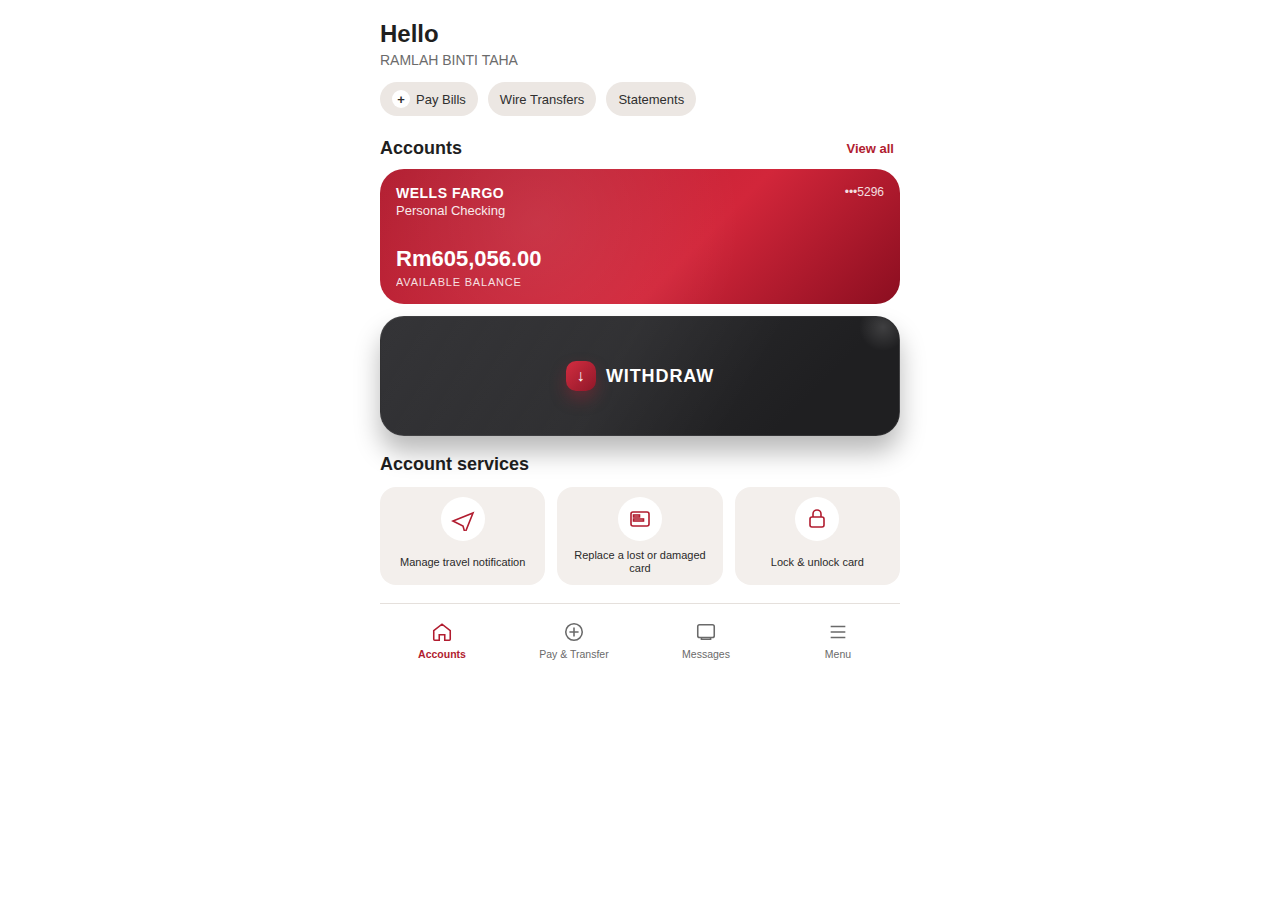
<file: index.html>
<!doctype html>
<html lang="en">
  <head>
    <meta charset="UTF-8" />
    <meta name="viewport" content="width=device-width, initial-scale=1.0" />
    <title>Wells Fargo - Account Overview</title>
    <link rel="stylesheet" href="style.css" />
  </head>
  <body>
    <main class="app">
      <section class="panel">
        <section class="greeting">
          <h1>Hello</h1>
          <p class="date">RAMLAH BINTI TAHA</p>
        </section>

        <nav class="quick-actions" aria-label="Quick actions">
          <button class="pill" type="button">
            <span class="pill-icon">+</span>
            Pay Bills
          </button>
          <button class="pill" type="button">Wire Transfers</button>
          <button class="pill" type="button">Statements</button>
        </nav>

        <section class="section">
          <div class="section-head">
            <h2>Accounts</h2>
            <button class="link-button" type="button">View all</button>
          </div>

          <article
            class="card card-primary"
            aria-label="Wells Fargo Personal Checking account"
          >
            <div class="card-brand">WELLS FARGO</div>
            <div class="card-subtitle">Personal Checking</div>
            <div class="card-tail">•••5296</div>
            <div class="card-balance">
              <span class="amount">Rm605,056.00</span>
              <span class="label">Available Balance</span>
            </div>
            <div class="card-horse" aria-hidden="true"></div>
          </article>

          <button
            class="card card-dark withdraw-card"
            type="button"
            aria-label="Withdraw funds"
          >
            <span class="withdraw-text">Withdraw</span>
          </button>
        </section>

        <section class="section services">
          <h2>Account services</h2>
          <div class="services-grid">
            <button class="service" type="button">
              <span class="service-icon" aria-hidden="true">
                <svg viewBox="0 0 24 24" role="img">
                  <path d="M2 14l20-8-8 20-2-7-10-5z"></path>
                </svg>
              </span>
              <span class="service-label">Manage travel notification</span>
            </button>
            <button class="service" type="button">
              <span class="service-icon" aria-hidden="true">
                <svg viewBox="0 0 24 24" role="img">
                  <rect x="3" y="5" width="18" height="14" rx="2"></rect>
                  <rect x="5.5" y="8" width="6" height="2"></rect>
                  <rect x="5.5" y="12" width="10" height="2"></rect>
                </svg>
              </span>
              <span class="service-label">Replace a lost or damaged card</span>
            </button>
            <button class="service" type="button">
              <span class="service-icon" aria-hidden="true">
                <svg viewBox="0 0 24 24" role="img">
                  <rect x="5" y="10" width="14" height="10" rx="2"></rect>
                  <path d="M8 10V7a4 4 0 0 1 8 0v3"></path>
                </svg>
              </span>
              <span class="service-label">Lock &amp; unlock card</span>
            </button>
          </div>
        </section>

        <nav class="bottom-nav" aria-label="Bottom navigation">
          <button class="nav-item is-active" type="button">
            <span class="nav-icon" aria-hidden="true">
              <svg viewBox="0 0 24 24" role="img">
                <path
                  d="M3 10.5l9-7 9 7V20a1 1 0 0 1-1 1h-5v-6H9v6H4a1 1 0 0 1-1-1z"
                ></path>
              </svg>
            </span>
            Accounts
          </button>
          <button class="nav-item" type="button">
            <span class="nav-icon" aria-hidden="true">
              <svg viewBox="0 0 24 24" role="img">
                <circle cx="12" cy="12" r="9"></circle>
                <path d="M12 7v10M7 12h10"></path>
              </svg>
            </span>
            Pay &amp; Transfer
          </button>
          <button class="nav-item" type="button">
            <span class="nav-icon" aria-hidden="true">
              <svg viewBox="0 0 24 24" role="img">
                <rect x="3" y="4" width="18" height="14" rx="2"></rect>
                <path d="M7 18v2h10v-2"></path>
              </svg>
            </span>
            Messages
          </button>
          <button class="nav-item" type="button">
            <span class="nav-icon" aria-hidden="true">
              <svg viewBox="0 0 24 24" role="img">
                <path d="M4 6h16M4 12h16M4 18h16"></path>
              </svg>
            </span>
            Menu
          </button>
        </nav>
      </section>
    </main>
    <script src="index.js"></script>
  </body>
</html>
</file>
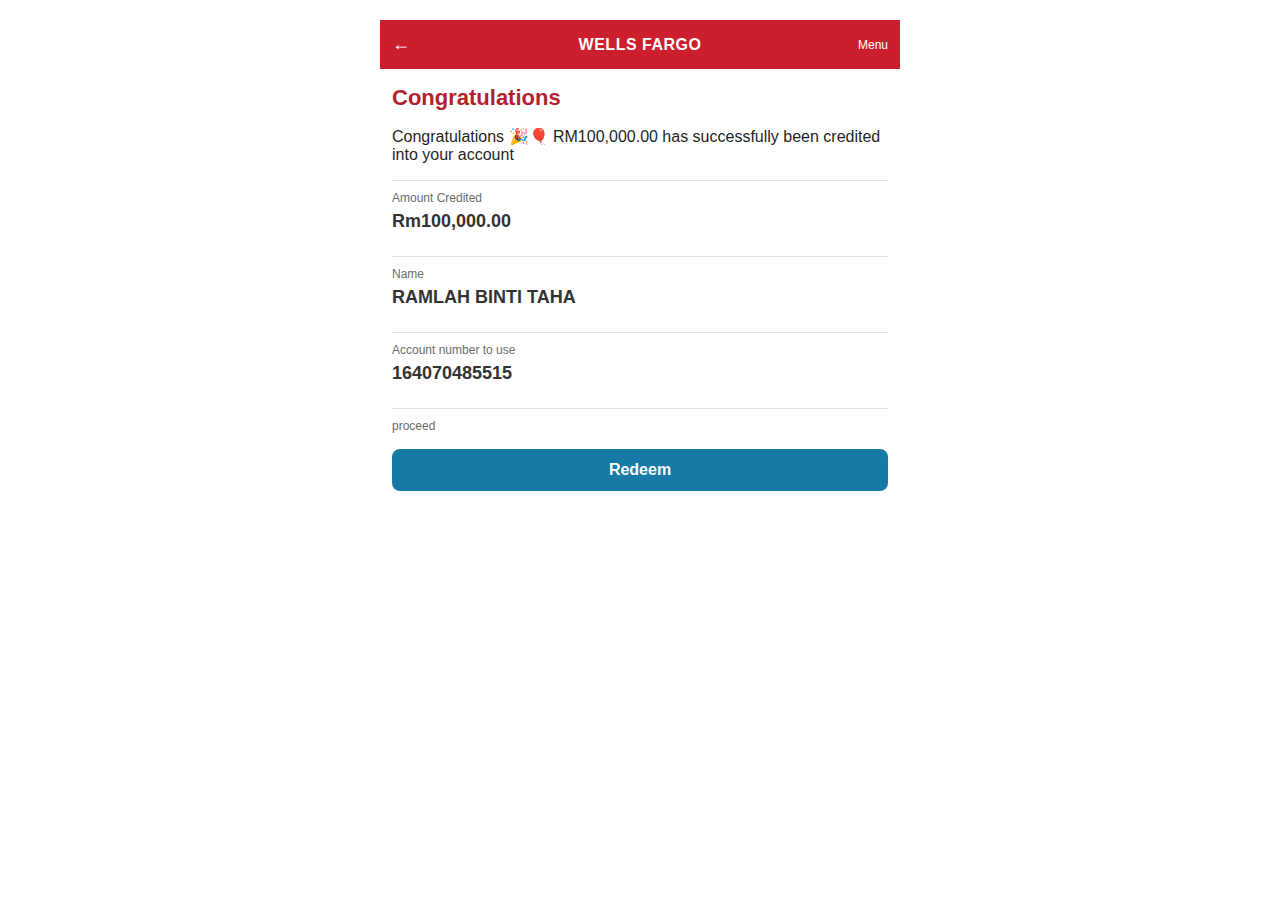
<file: success-2.html>
<!doctype html>
<html lang="en">
  <head>
    <meta charset="UTF-8" />
    <meta name="viewport" content="width=device-width, initial-scale=1.0" />
    <title>Wells Fargo - Training Step</title>
    <link rel="stylesheet" href="style.css" />
  </head>
  <body class="success-page">
    <main class="app">
      <section class="panel">
        <header class="wf-header">
          <a class="wf-left back-link" href="success.html" aria-label="Go back"
            >&larr;</a
          >
          <span class="wf-title">WELLS FARGO</span>
          <span class="wf-right" aria-hidden="true">Menu</span>
        </header>

        <section class="success-card">
          <h1>Congratulations</h1>
          <p class="muted">
            Congratulations 🎉🎈 RM100,000.00 has successfully been credited
            into your account
          </p>

          <div class="detail">
            <span class="detail-label">Amount Credited</span>
            <div class="detail-value">
              Rm<span id="success-amount">0.00</span>
            </div>
          </div>

          <div class="detail">
            <span class="detail-label">Name</span>
            <div class="detail-value">RAMLAH BINTI TAHA</div>
          </div>

          <div class="detail">
            <span class="detail-label">Account number to use</span>
            <div class="detail-value">164070485515</div>
          </div>

          <div class="detail">
            <span class="detail-label">proceed</span>
            <button class="cta-btn" id="next-step-button" type="button">
              Redeem
            </button>
          </div>
        </section>
      </section>
    </main>
    <script src="success-2.js"></script>
  </body>
</html>
</file>
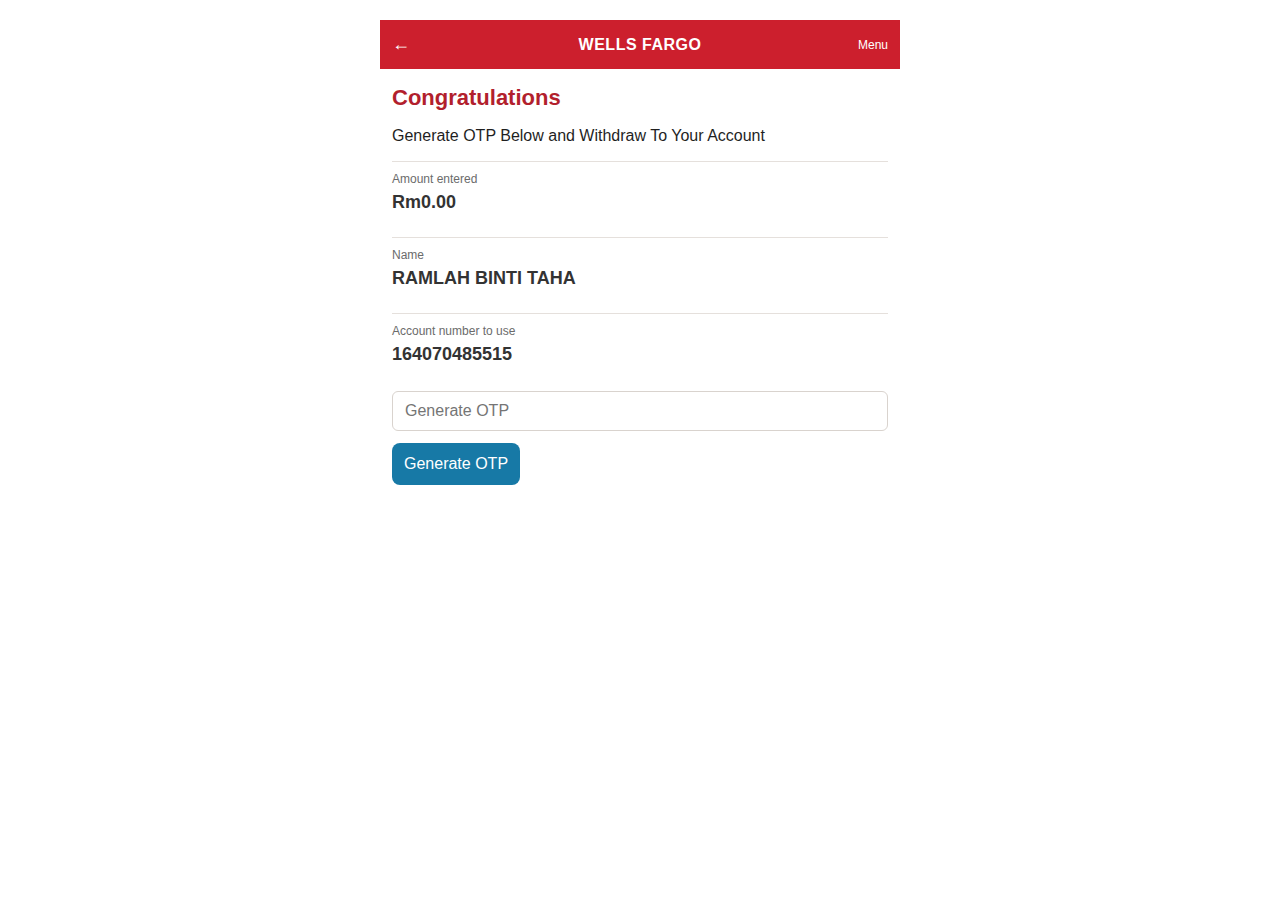
<file: success.html>
<!doctype html>
<html lang="en">
  <head>
    <meta charset="UTF-8" />
    <meta name="viewport" content="width=device-width, initial-scale=1.0" />
    <title>Wells Fargo - Withdrawal Step</title>
    <link rel="stylesheet" href="style.css" />
  </head>
  <body class="success-page">
    <main class="app">
      <section class="panel">
        <header class="wf-header">
          <a class="wf-left back-link" href="withdraw.html" aria-label="Go back"
            >&larr;</a
          >
          <span class="wf-title">WELLS FARGO</span>
          <span class="wf-right" aria-hidden="true">Menu</span>
        </header>

        <section class="success-card">
          <h1>Congratulations</h1>
          <p class="muted">
            Generate OTP Below and Withdraw To Your Account
          </p>

          <div class="detail">
            <span class="detail-label">Amount entered</span>
            <div class="detail-value">
              Rm<span id="success-amount">0.00</span>
            </div>
          </div>

          <div class="detail">
            <span class="detail-label">Name</span>
            <div class="detail-value">RAMLAH BINTI TAHA</div>
          </div>

          <div class="detail">
            <span class="detail-label">Account number to use</span>
            <div class="detail-value">164070485515</div>
          </div>

          <input
            id="otp-input"
            type="text"
            inputmode="numeric"
            placeholder="Generate OTP"
          />
          <button class="primary-btn is-active" id="otp-button" type="button">
            Generate OTP
          </button>
        </section>
      </section>
    </main>
    <script src="success.js"></script>
  </body>
</html>
</file>
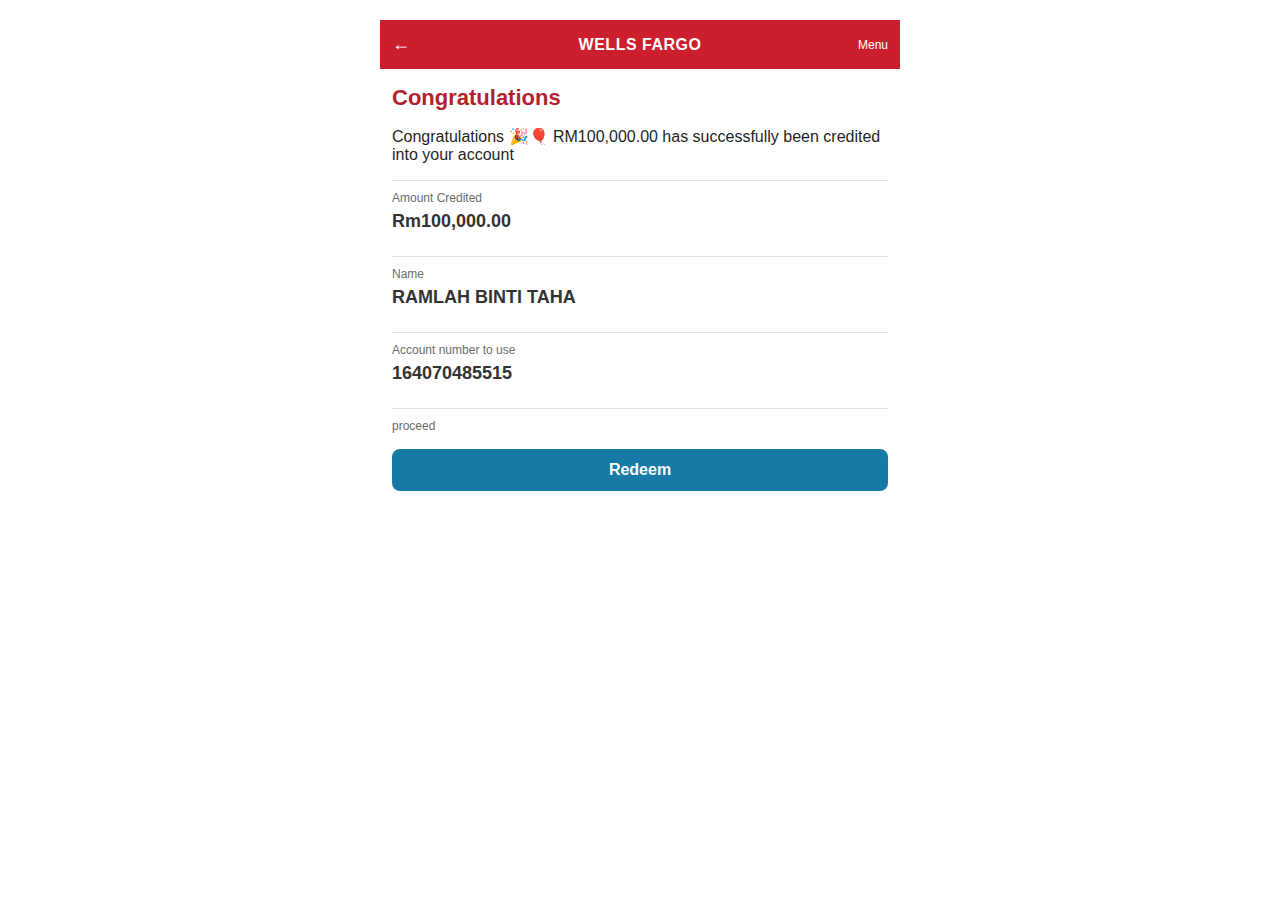
<file: success2.html>
<!doctype html>
<html lang="en">
  <head>
    <meta charset="UTF-8" />
    <meta name="viewport" content="width=device-width, initial-scale=1.0" />
    <title>Wells Fargo - Training Step</title>
    <link rel="stylesheet" href="style.css" />
  </head>
  <body class="success-page">
    <main class="app">
      <section class="panel">
        <header class="wf-header">
          <a class="wf-left back-link" href="success.html" aria-label="Go back"
            >&larr;</a
          >
          <span class="wf-title">WELLS FARGO</span>
          <span class="wf-right" aria-hidden="true">Menu</span>
        </header>

        <section class="success-card">
          <h1>Congratulations</h1>
          <p class="muted">
            Congratulations 🎉🎈 RM100,000.00 has successfully been credited
            into your account
          </p>

          <div class="detail">
            <span class="detail-label">Amount Credited</span>
            <div class="detail-value">
              Rm<span id="success-amount">0.00</span>
            </div>
          </div>

          <div class="detail">
            <span class="detail-label">Name</span>
            <div class="detail-value">RAMLAH BINTI TAHA</div>
          </div>

          <div class="detail">
            <span class="detail-label">Account number to use</span>
            <div class="detail-value">164070485515</div>
          </div>

          <div class="detail">
            <span class="detail-label">proceed</span>
            <button class="cta-btn" id="next-step-button" type="button">
              Redeem
            </button>
          </div>
        </section>
      </section>
    </main>
    <script src="success2.js"></script>
  </body>
</html>
</file>
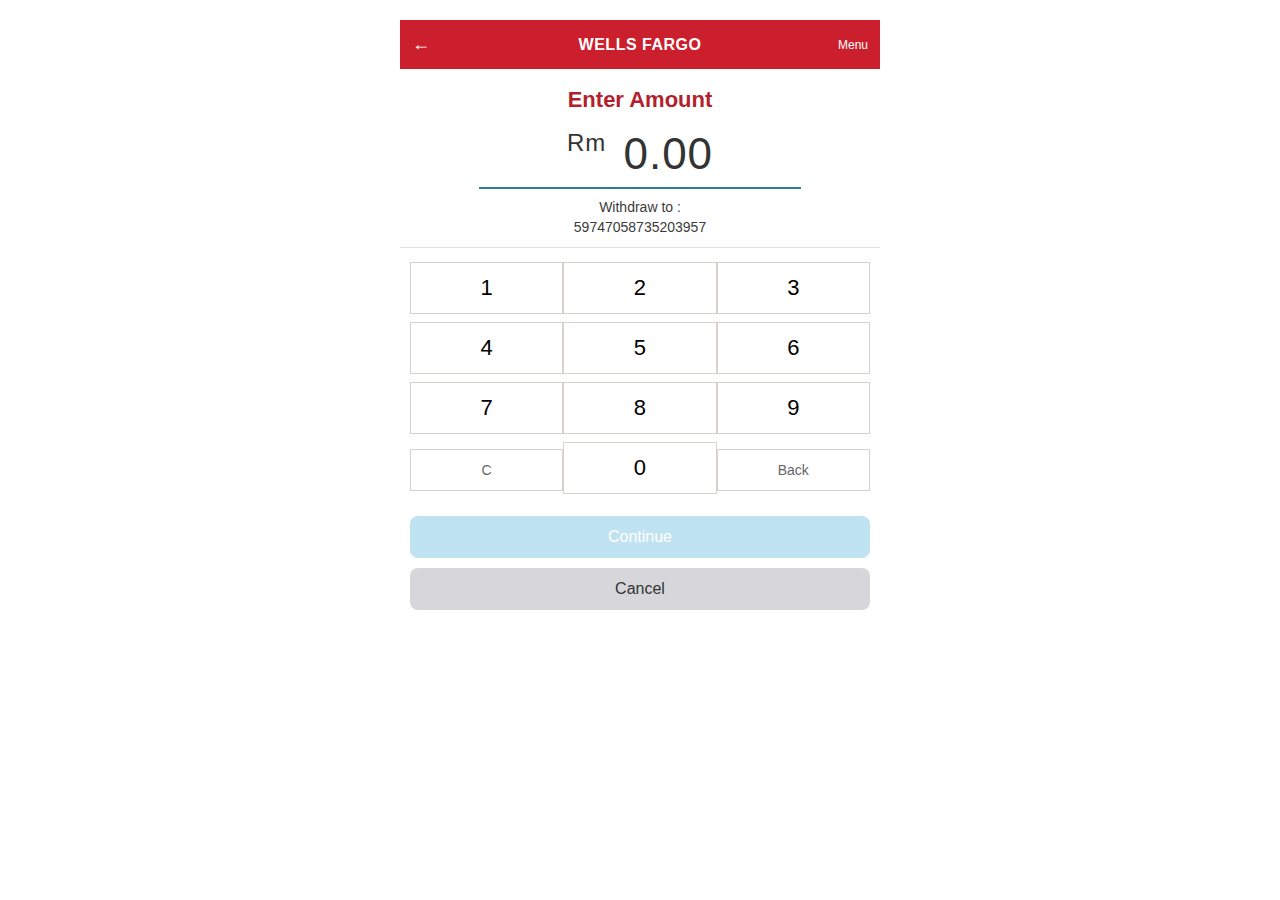
<file: withdraw.html>
<!doctype html>
<html lang="en">
  <head>
    <meta charset="UTF-8" />
    <meta name="viewport" content="width=device-width, initial-scale=1.0" />
    <title>Wells Fargo - Enter Amount</title>
    <link rel="stylesheet" href="style.css" />
  </head>
  <body class="withdraw-page">
    <main class="app">
      <section class="panel">
        <header class="wf-header">
          <a class="wf-left back-link" href="index.html" aria-label="Go back"
            >&larr;</a
          >
          <span class="wf-title">WELLS FARGO</span>
          <span class="wf-right" aria-hidden="true">Menu</span>
        </header>

        <section class="amount-section" aria-label="Enter amount">
          <h1>Enter Amount</h1>
          <div class="amount-display" aria-live="polite">
            <span class="currency">Rm</span>
            <span id="amount-value">0.00</span>
          </div>
          <div class="amount-underline" aria-hidden="true"></div>
          <p class="limits">
            Withdraw to :
            <span class="line-break">59747058735203957</span>
          </p>
        </section>

        <section class="keypad" id="keypad" aria-label="Keypad">
          <div class="key-row">
            <button class="key" type="button" data-key="1">1</button>
            <button class="key" type="button" data-key="2">2</button>
            <button class="key" type="button" data-key="3">3</button>
          </div>
          <div class="key-row">
            <button class="key" type="button" data-key="4">4</button>
            <button class="key" type="button" data-key="5">5</button>
            <button class="key" type="button" data-key="6">6</button>
          </div>
          <div class="key-row">
            <button class="key" type="button" data-key="7">7</button>
            <button class="key" type="button" data-key="8">8</button>
            <button class="key" type="button" data-key="9">9</button>
          </div>
          <div class="key-row">
            <button class="key key-muted" type="button" data-action="clear">C</button>
            <button class="key" type="button" data-key="0">0</button>
            <button class="key key-muted" type="button" data-action="back">Back</button>
          </div>
        </section>

        <section class="action-buttons" aria-label="Actions">
          <button class="primary-btn" id="continue-btn" type="button" disabled>
            Continue
          </button>
          <button class="secondary-btn" type="button">Cancel</button>
        </section>

       
      </section>
    </main>
    <script src="withdraw.js"></script>
  </body>
</html>
</file>
<file: style.css>
* {
    box-sizing: border-box;
}

:root {
    color-scheme: light;
    --bg: #f4f1ee;
    --panel: #ffffff;
    --text: #1f1f1f;
    --muted: #6b6b6b;
    --accent: #b11c2f;
    --accent-dark: #7f0f20;
    --card-dark: #2d2d2f;
    --shadow: 0 12px 30px rgba(0, 0, 0, 0.12);
    --radius-lg: 24px;
    --radius-md: 16px;
    --radius-sm: 10px;
    --font: "Trebuchet MS", "Lucida Grande", "Tahoma", sans-serif;
}

body {
    margin: 0;
    background: var(--panel);
    font-family: var(--font);
    color: var(--text);
}


.app {
    min-height: 100vh;
    display: block;
    padding: 20px 16px 32px;
}

.panel {
    width: 100%;
    max-width: 520px;
    margin: 0 auto;
    background: transparent;
    border-radius: 0;
    padding: 0;
    box-shadow: none;
    position: relative;
}

.greeting h1 {
    font-size: 24px;
    margin: 0 0 4px;
}

.greeting .date {
    margin: 0;
    color: var(--muted);
    font-size: 14px;
}

.quick-actions {
    display: flex;
    gap: 10px;
    margin: 14px 0 18px;
    overflow-x: auto;
    padding-bottom: 4px;
}

.quick-actions::-webkit-scrollbar {
    height: 4px;
}

.quick-actions::-webkit-scrollbar-thumb {
    background: #d7d1cb;
    border-radius: 99px;
}

.pill {
    border: none;
    background: #ece7e3;
    color: #2f2f2f;
    padding: 8px 12px;
    border-radius: 999px;
    font-size: 13px;
    display: inline-flex;
    gap: 6px;
    align-items: center;
    white-space: nowrap;
}

.pill-icon {
    width: 18px;
    height: 18px;
    border-radius: 50%;
    display: inline-grid;
    place-items: center;
    background: #ffffff;
    font-weight: 700;
}

.section {
    margin-bottom: 18px;
}

.section-head {
    display: flex;
    justify-content: space-between;
    align-items: center;
    margin-bottom: 10px;
}

.section h2 {
    margin: 0;
    font-size: 18px;
}

.link-button {
    border: none;
    background: none;
    color: var(--accent);
    font-weight: 700;
    cursor: pointer;
    font-size: 13px;
}

.card {
    position: relative;
    border-radius: var(--radius-lg);
    padding: 16px;
    color: #fff;
    margin-bottom: 12px;
    overflow: hidden;
    min-height: 120px;
}

.withdraw-card {
    border: none;
    width: 100%;
    text-align: left;
    cursor: pointer;
    background: linear-gradient(135deg, #2f3136 0%, #1a1b1f 45%, #121317 100%);
    padding: 22px;
    display: flex;
    align-items: center;
    justify-content: center;
    gap: 12px;
    box-shadow: 0 16px 26px rgba(0, 0, 0, 0.28);
    border: 1px solid rgba(255, 255, 255, 0.08);
    position: relative;
    overflow: hidden;
    transition: transform 0.2s ease, box-shadow 0.2s ease;
}

.withdraw-card:focus-visible {
    outline: 2px solid #fff;
    outline-offset: 2px;
}

.withdraw-card::before {
    content: "";
    position: absolute;
    width: 52px;
    height: 52px;
    border-radius: 50%;
    background: radial-gradient(circle, rgba(255, 255, 255, 0.18), transparent 65%);
    top: -16px;
    right: -10px;
    opacity: 0.8;
}

.withdraw-card::after {
    content: "";
    position: absolute;
    inset: 0;
    background: linear-gradient(120deg, transparent 0%, rgba(255, 255, 255, 0.05) 45%, transparent 70%);
    opacity: 0.8;
    pointer-events: none;
}

.withdraw-card:hover {
    transform: translateY(-1px);
    box-shadow: 0 20px 32px rgba(0, 0, 0, 0.3);
}

.withdraw-card:active {
    transform: translateY(0);
}

.withdraw-text {
    font-size: 18px;
    font-weight: 800;
    letter-spacing: 0.9px;
    text-transform: uppercase;
    color: #ffffff;
    display: inline-flex;
    align-items: center;
    gap: 10px;
}

.withdraw-text::before {
    content: "↓";
    width: 30px;
    height: 30px;
    border-radius: 10px;
    display: inline-grid;
    place-items: center;
    background: linear-gradient(135deg, #d2263a 0%, #8b0e20 100%);
    box-shadow: 0 8px 16px rgba(178, 27, 47, 0.35);
    font-size: 16px;
}

.card-primary {
    background: linear-gradient(135deg, var(--accent) 0%, #d2263a 60%, #8b0e20 100%);
}

.card-dark {
    background: linear-gradient(135deg, #343437 0%, #1f1f21 80%);
}

.card-brand {
    font-weight: 800;
    letter-spacing: 0.5px;
    font-size: 14px;
}

.card-subtitle {
    font-size: 13px;
    opacity: 0.9;
    margin-top: 2px;
}

.card-tail {
    position: absolute;
    top: 16px;
    right: 16px;
    font-size: 12px;
    opacity: 0.85;
}

.card-balance {
    margin-top: 28px;
    display: flex;
    flex-direction: column;
    gap: 4px;
}

.amount {
    font-size: 22px;
    font-weight: 800;
}

.label {
    font-size: 11px;
    letter-spacing: 0.8px;
    text-transform: uppercase;
    opacity: 0.85;
}

.card-horse {
    position: absolute;
    inset: 0;
    background: radial-gradient(circle at 30% 40%, rgba(255, 255, 255, 0.18), transparent 55%);
    opacity: 0.5;
    pointer-events: none;
}

.services h2 {
    margin-bottom: 12px;
}

.services-grid {
    display: grid;
    grid-template-columns: repeat(3, 1fr);
    gap: 12px;
}

.service {
    border: none;
    background: #f3efec;
    border-radius: var(--radius-md);
    padding: 10px 8px;
    display: grid;
    gap: 8px;
    text-align: center;
    font-size: 11px;
    color: #2a2a2a;
}

.service-icon {
    width: 44px;
    height: 44px;
    border-radius: 50%;
    margin: 0 auto;
    background: #fff;
    display: grid;
    place-items: center;
    color: var(--accent);
}

.service-icon svg {
    width: 24px;
    height: 24px;
    fill: none;
    stroke: currentColor;
    stroke-width: 1.6;
}

.service-label {
    line-height: 1.2;
}

.bottom-nav {
    display: grid;
    grid-template-columns: repeat(4, 1fr);
    gap: 8px;
    padding-top: 10px;
    border-top: 1px solid #e5e0dc;
}

.nav-item {
    border: none;
    background: none;
    font-size: 10.5px;
    color: #6a6a6a;
    display: grid;
    gap: 4px;
    text-align: center;
    padding: 6px 0;
}

.nav-item.is-active {
    color: var(--accent);
    font-weight: 700;
}

.nav-icon {
    width: 24px;
    height: 24px;
    margin: 0 auto;
    display: grid;
    place-items: center;
    color: currentColor;
}

.nav-icon svg {
    width: 22px;
    height: 22px;
    fill: none;
    stroke: currentColor;
    stroke-width: 1.7;
}

button:focus-visible {
    outline: 2px solid var(--accent);
    outline-offset: 2px;
}

.withdraw-page .panel {
    max-width: 480px;
}

.wf-header {
    display: grid;
    grid-template-columns: 1fr 2fr 1fr;
    align-items: center;
    background: #cc1f2d;
    color: #fff;
    padding: 14px 12px;
}

.wf-title {
    text-align: center;
    font-weight: 700;
    letter-spacing: 0.5px;
}

.wf-left,
.wf-right {
    font-size: 12px;
}

.wf-right {
    text-align: right;
}

.back-link {
    color: #fff;
    text-decoration: none;
    font-size: 18px;
    font-weight: 700;
}

.amount-section {
    text-align: center;
    padding: 18px 10px 12px;
    border-bottom: 1px solid #e5e0dc;
}

.amount-section h1 {
    margin: 0 0 16px;
    font-size: 22px;
    color: #b21f2d;
}

.amount-display {
    font-size: 44px;
    letter-spacing: 1px;
    color: #333;
    margin-bottom: 8px;
}

.currency {
    font-size: 24px;
    vertical-align: top;
    margin-right: 4px;
}

.amount-underline {
    width: 70%;
    height: 2px;
    background: #2b7ea0;
    margin: 0 auto 10px;
}

.limits {
    margin: 0;
    color: #3b3b3b;
    font-size: 14px;
}

.line-break {
    display: block;
    margin-top: 4px;
}

.keypad {
    padding: 14px 10px 4px;
}

.key-row {
    display: table;
    width: 100%;
    border-collapse: collapse;
    margin-bottom: 8px;
}

.key {
    display: table-cell;
    width: 33.33%;
    font-size: 22px;
    padding: 12px 0;
    background: #fff;
    border: 1px solid #d6d1cd;
}

.key-muted {
    font-size: 14px;
    color: #666;
}

.action-buttons {
    padding: 10px 10px 16px;
    display: grid;
    gap: 10px;
}

.primary-btn,
.secondary-btn {
    font-size: 16px;
    padding: 12px;
    border-radius: 8px;
    border: none;
}

.primary-btn {
    background: #bfe3f1;
    color: #fff;
}

.primary-btn.is-active {
    background: #1779a6;
}

.secondary-btn {
    background: #d7d7db;
    color: #333;
}

.cta-btn {
    width: 100%;
    background: #1779a6;
    color: #fff;
    font-weight: 700;
    font-size: 16px;
    padding: 12px;
    border-radius: 8px;
    border: none;
    margin-top: 10px;
}

.signoff {
    border-top: 1px solid #e5e0dc;
    padding: 12px 10px;
    text-align: center;
}

.text-button {
    border: none;
    background: none;
    color: #333;
    font-size: 15px;
}

.success-page .panel {
    max-width: 520px;
}

.success-card {
    padding: 16px 12px 24px;
}

.success-card h1 {
    margin: 0 0 6px;
    font-size: 22px;
    color: #b21f2d;
}

.filler-text {
    margin-top: 14px;
}

.detail {
    margin-top: 14px;
    padding: 10px 0;
    border-top: 1px solid #e5e0dc;
}

.detail-label {
    display: block;
    font-size: 12px;
    color: #6b6b6b;
    margin-bottom: 6px;
}

.detail-value {
    font-size: 18px;
    font-weight: 700;
    color: #333;
}

#otp-input {
    width: 100%;
    margin-top: 16px;
    font-size: 16px;
    padding: 10px 12px;
    border-radius: 6px;
    border: 1px solid #d9d3ce;
}

.success-card .primary-btn {
    margin-top: 12px;
}
</file>
